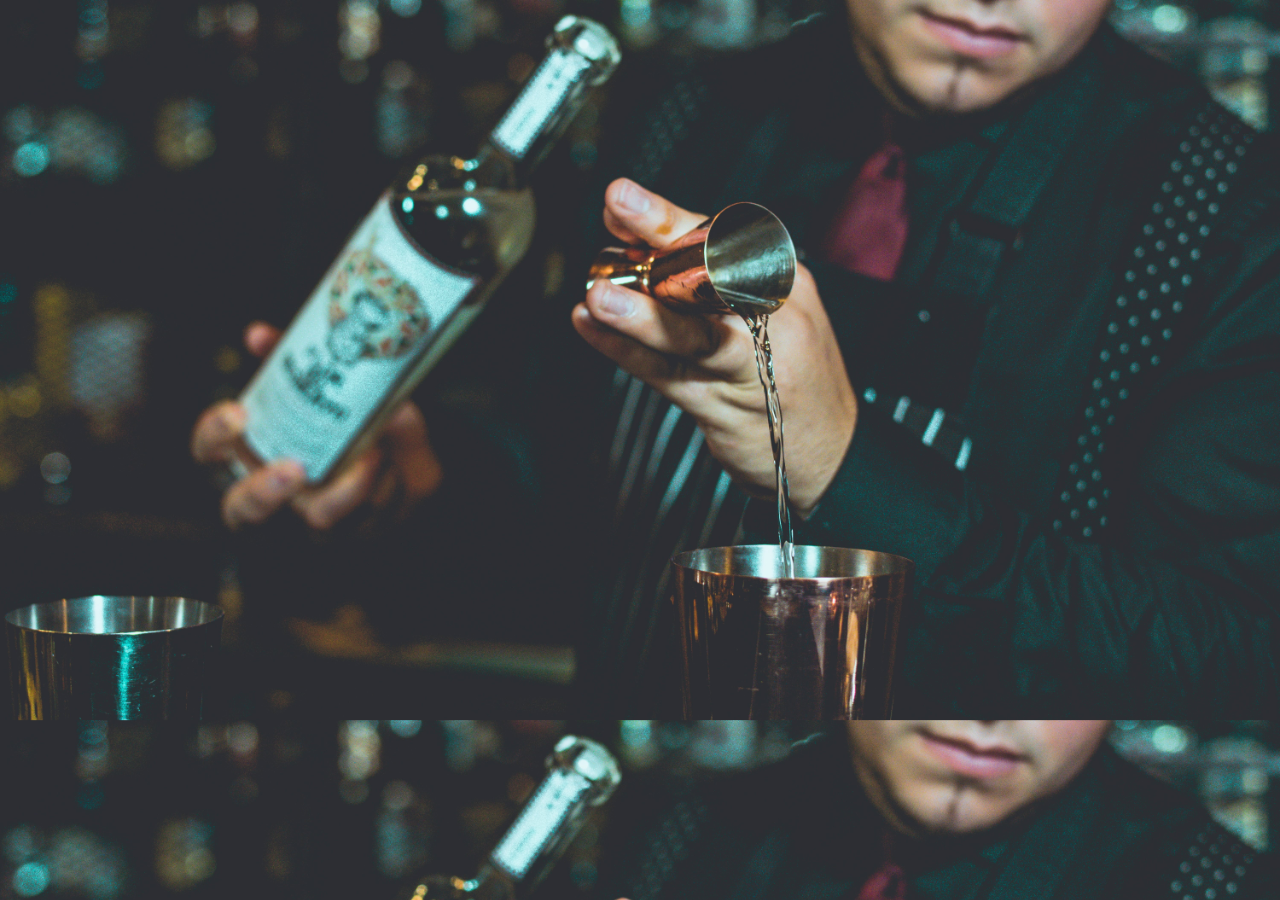
<file: Templates/index.html>
<!doctype html >
<html lang="en" style="height: 100%">
<head>
  <meta charset="utf-8">
  <title>Cocktail World</title>
  <base href="/">
  <script src="https://ajax.googleapis.com/ajax/libs/jquery/1.12.4/jquery.min.js"></script>
  <meta name="viewport" content="width=device-width, initial-scale=1">
  <link rel="icon" type="image/x-icon" href="assets/cocktail_icon.png">
<link rel="stylesheet" href="../static/styles.f4e4803515f0c592c9ff.css"></head>
<body class="strokeme" style="background-image: url('../static/assets/ivan-cortez-482901-unsplash-min.jpg'); background-size: 100%;">
<div style="text-align:center">
  <app-root></app-root>
</div>
<script type='text/javascript'>
  $(document).ready(function () {
    $('.carousel').carousel({
      interval: 2000
    })
  });
</script>
<script type="text/javascript" src="../static/runtime.ec2944dd8b20ec099bf3.js"></script><script type="text/javascript" src="../static/polyfills.20ab2d163684112c2aba.js"></script><script type="text/javascript" src="../static/scripts.5e7cc21a2c2d79468484.js"></script><script type="text/javascript" src="../static/main.0592e2b8591d902cfb60.js"></script></body>
</html>
</file>
